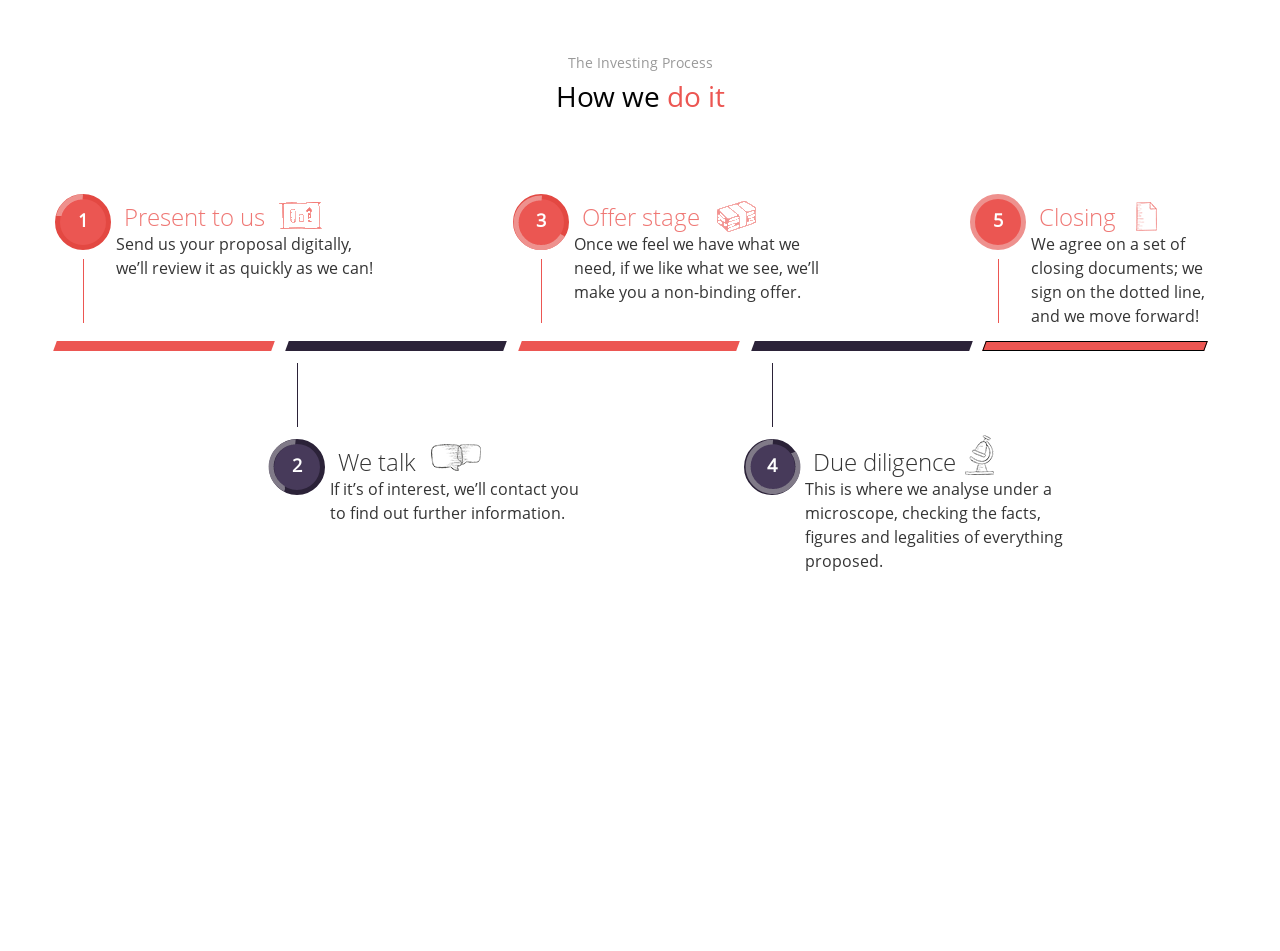
<file: index.html>
<!doctype html>
<html lang="en-US">
<head>
    <meta charset="UTF-8">
    <meta http-equiv="X-UA-Compatible" content="ie=edge">
    <meta name="viewport" content="width=device-width, initial-scale=1">
    <meta name="format-detection" content="telephone=no">
    <meta name="MobileOptimized" content="320">
    <meta name="description" content="">
    <meta name='copyright' content="">
    <meta name="og:title" content="">
    <meta name="og:image" content="">
    <meta name="og:description" content="">
    <meta name="og:email" content="">
    <meta name="og:phone_number" content="+380">
    <meta name="fb:page_id" content="">

    <title>ProjecName</title>

    <!--[if IE]>
    <script src="https://html5shiv.googlecode.com/svn/trunk/html5.js"></script><![endif]-->
    <!--<link href="https://fonts.googleapis.com/css?family=Open+Sans:300,400" rel="stylesheet">-->

    <link rel="stylesheet" href="css/main.css">

</head>
<body>
<!--[if lt IE 9]>
<p class="browserupgrade" style="color: #fff;background: #000;padding: 20px 15px; text-align: center;">You are using an
    <strong>outdated</strong> browser. Please <a href="http://browsehappy.com/">upgrade your browser</a> to improve your
    experience.</p>
<![endif]-->



	<main class="content">
		<section class="process">
			<div class="container">
				<div class="process__invest">The Investing Process</div>
				<div class="process__title">How we <span>do it</span></div>
				
				<div class="process__list">
					<div class="process__list-item">
						<div class="process__list-circle process__list-red ">1</div>
						<div class="process__list-text">
							<div class="process__list-title">Present to us</div>
							<p class="process__list-p">Send us your proposal digitally, we’ll review it as quickly as we can!</p>
						</div>
					</div>
					<div class="process__list-item">
						<div class="process__list-circle process__list-lilac">2</div>
						<div class="process__list-text">
							<div class="process__list-title process__list-title2">We talk</div>
							<p class="process__list-p">If it’s of interest, we’ll contact you to find out further information.</p>
						</div>
					</div>
					<div class="process__list-item">
						<div class="process__list-circle process__list-red">3</div>
						<div class="process__list-text">
							<div class="process__list-title">Offer stage</div>
							<p class="process__list-p">Once we feel we have what we need, if we like what we see, we’ll make you a non-binding offer.</p>
						</div>
					</div>
					<div class="process__list-item">
						<div class="process__list-circle process__list-lilac">4</div>
						<div class="process__list-text">
							<div class="process__list-title process__list-title2">Due diligence</div>
							<p class="process__list-p">This is where we analyse under a microscope, checking the facts, figures and legalities of everything proposed.</p>
						</div>
					</div>
					<div class="process__list-item">
						<div class="process__list-circle process__list-red">5</div>
						<div class="process__list-text">
							<div class="process__list-title">Closing</div>
							<p class="process__list-p">We agree on a set of closing documents; we sign on the dotted line, and we move forward!
							</p>
						</div>
					</div>
				</div>
				
			</div>
		</section>


	</main><!-- MAIN CONTENT [END] -->



	</body>
</html>
</file>
<file: css/main.css>
/*NORMALIZE.CSS*/
/*! normalize.css v3.0.1 | MIT License | git.io/normalize */
/**
 * 1. Prevent iOS text size adjust after orientation change, without disabling
 *    user zoom.
 */
html {
  -ms-text-size-adjust: 100%;
  /* 1 */
  -webkit-text-size-adjust: 100%;
  /* 1 */ }

/**
 * Remove default margin.
 */
body {
  margin: 0; }

/* HTML5 display definitions
   ========================================================================== */
/**
 * Correct `block` display not defined for any HTML5 element in IE 8/9.
 * Correct `block` display not defined for `details` or `summary` in IE 10/11 and Firefox.
 * Correct `block` display not defined for `main` in IE 11.
 */
article,
aside,
details,
figcaption,
figure,
footer,
header,
hgroup,
main,
nav,
section,
summary {
  display: block; }

/**
 * 1. Correct `inline-block` display not defined in IE 8/9.
 * 2. Normalize vertical alignment of `progress` in Chrome, Firefox, and Opera.
 */
audio,
canvas,
progress,
video {
  display: inline-block;
  /* 1 */
  vertical-align: baseline;
  /* 2 */ }

/**
 * Prevent modern browsers from displaying `audio` without controls.
 * Remove excess height in iOS 5 devices.
 */
audio:not([controls]) {
  display: none;
  height: 0; }

/**
 * Address `[hidden]` styling not present in IE 8/9/10.
 * Hide the `template` element in IE 8/9/11, Safari, and Firefox < 22.
 */
[hidden],
template {
  display: none; }

/* Links
   ========================================================================== */
/**
 * Remove the gray background color from active links in IE 10.
 */
a {
  background: transparent; }

/* Text-level semantics
   ========================================================================== */
/**
 * Address styling not present in IE 8/9/10/11, Safari, and Chrome.
 */
abbr[title] {
  border-bottom: 1px dotted; }

/**
 * Address style set to `bolder` in Firefox 4+, Safari, and Chrome.
 */
b,
strong {
  font-weight: bold; }

/**
 * Address styling not present in Safari and Chrome.
 */
dfn {
  font-style: italic; }

/**
 * Address styling not present in IE 8/9.
 */
mark {
  background: #ff0;
  color: #000; }

/**
 * Address inconsistent and variable font size in all browsers.
 */
small {
  font-size: 80%; }

/**
 * Prevent `sub` and `sup` affecting `line-height` in all browsers.
 */
sub,
sup {
  font-size: 75%;
  line-height: 0;
  position: relative;
  vertical-align: baseline; }

sup {
  top: -0.5em; }

sub {
  bottom: -0.25em; }

/* Embedded content
   ========================================================================== */
/**
 * Remove border when inside `a` element in IE 8/9/10.
 */
img {
  border: 0; }

/**
 * Correct overflow not hidden in IE 9/10/11.
 */
svg:not(:root) {
  overflow: hidden; }

/* Grouping content
   ========================================================================== */
/**
 * Address margin not present in IE 8/9 and Safari.
 */
figure {
  margin: 1em 40; }

/**
 * Address differences between Firefox and other browsers.
 */
hr {
  -webkit-box-sizing: content-box;
          box-sizing: content-box;
  height: 0; }

/**
 * Contain overflow in all browsers.
 */
pre {
  overflow: auto; }

/**
 * Address odd `em`-unit font size rendering in all browsers.
 */
code,
kbd,
pre,
samp {
  font-family: monospace, monospace;
  font-size: 1em; }

/* Forms
   ========================================================================== */
/**
 * Known limitation: by default, Chrome and Safari on OS X allow very limited
 * styling of `select`, unless a `border` property is set.
 */
/**
 * 1. Correct color not being inherited.
 *    Known issue: affects color of disabled elements.
 * 2. Correct font properties not being inherited.
 * 3. Address margins set differently in Firefox 4+, Safari, and Chrome.
 */
button,
input,
optgroup,
select,
textarea {
  color: inherit;
  /* 1 */
  font: inherit;
  /* 2 */
  margin: 0;
  /* 3 */ }

/**
 * Address `overflow` set to `hidden` in IE 8/9/10/11.
 */
button {
  overflow: visible; }

/**
 * Address inconsistent `text-transform` inheritance for `button` and `select`.
 * All other form control elements do not inherit `text-transform` values.
 * Correct `button` style inheritance in Firefox, IE 8/9/10/11, and Opera.
 * Correct `select` style inheritance in Firefox.
 */
button,
select {
  text-transform: none; }

/**
 * 1. Avoid the WebKit bug in Android 4.0.* where (2) destroys native `audio`
 *    and `video` controls.
 * 2. Correct inability to style clickable `input` types in iOS.
 * 3. Improve usability and consistency of cursor style between image-type
 *    `input` and others.
 */
button,
html input[type="button"],
input[type="reset"],
input[type="submit"] {
  -webkit-appearance: button;
  /* 2 */
  cursor: pointer;
  /* 3 */ }

/**
 * Re-set default cursor for disabled elements.
 */
button[disabled],
html input[disabled] {
  cursor: default; }

/**
 * Remove inner padding and border in Firefox 4+.
 */
button::-moz-focus-inner,
input::-moz-focus-inner {
  border: 0;
  padding: 0; }

/**
 * Address Firefox 4+ setting `line-height` on `input` using `!important` in
 * the UA stylesheet.
 */
input {
  line-height: normal; }

/**
 * It's recommended that you don't attempt to style these elements.
 * Firefox's implementation doesn't respect box-sizing, padding, or width.
 *
 * 1. Address box sizing set to `content-box` in IE 8/9/10.
 * 2. Remove excess padding in IE 8/9/10.
 */
input[type="checkbox"],
input[type="radio"] {
  -webkit-box-sizing: border-box;
          box-sizing: border-box;
  /* 1 */
  padding: 0;
  /* 2 */ }

/**
 * Fix the cursor style for Chrome's increment/decrement buttons. For certain
 * `font-size` values of the `input`, it causes the cursor style of the
 * decrement button to change from `default` to `text`.
 */
input[type="number"]::-webkit-inner-spin-button,
input[type="number"]::-webkit-outer-spin-button {
  height: auto; }

/**
 * 1. Address `appearance` set to `searchfield` in Safari and Chrome.
 * 2. Address `box-sizing` set to `border-box` in Safari and Chrome
 *    (include `-moz` to future-proof).
 */
input[type="search"] {
  -webkit-appearance: textfield;
  /* 1 */ }

/**
 * Remove inner padding and search cancel button in Safari and Chrome on OS X.
 * Safari (but not Chrome) clips the cancel button when the search input has
 * padding (and `textfield` appearance).
 */
input[type="search"]::-webkit-search-cancel-button,
input[type="search"]::-webkit-search-decoration {
  -webkit-appearance: none; }

/**
 * Define consistent border, margin, and padding.
 */
fieldset {
  border: 1px solid #c0c0c0;
  margin: 0 2px;
  padding: 0.35em 0.625em 0.75em; }

/**
 * 1. Correct `color` not being inherited in IE 8/9/10/11.
 * 2. Remove padding so people aren't caught out if they zero out fieldsets.
 */
legend {
  border: 0;
  /* 1 */
  padding: 0;
  /* 2 */ }

/**
 * Remove default vertical scrollbar in IE 8/9/10/11.
 */
textarea {
  overflow: auto; }

/**
 * Don't inherit the `font-weight` (applied by a rule above).
 * NOTE: the default cannot safely be changed in Chrome and Safari on OS X.
 */
optgroup {
  font-weight: bold; }

/* Tables
   ========================================================================== */
/**
 * Remove most spacing between table cells.
 */
table {
  border-collapse: collapse;
  border-spacing: 0; }

td,
th {
  padding: 0; }

/*NORMALIZE.CSS END*/
/*RESET*/
*,
:focus {
  outline: none; }

body {
  -webkit-fontype-smalloothing: antialiased; }

body,
html {
  height: 100%;
  width: 100%; }

a,
input[type=radio],
input[type=checkbox],
select {
  cursor: pointer; }

select[disabled] {
  cursor: default; }

/*normalization mozila*/
input:-webkit-autofill {
  background-color: transparent; }

/*normalization ie7*/
* + html input[type=checkbox],
* + html input[type=radio] {
  width: 13px;
  height: 13px; }

textarea {
  resize: none;
  vertical-align: top; }

em,
i {
  font-style: italic; }

img {
  vertical-align: top; }

input {
  vertical-align: middle; }

dl,
menu,
ol,
ul {
  margin: 1em 0; }

dd {
  margin: 0 0 0 40px; }

menu,
ol,
ul {
  padding: 0 0 0 40px; }

nav ul,
nav ol {
  list-style: none outside none; }

blockquote,
q {
  quotes: none; }

blockquote:before,
blockquote:after,
q:before,
q:after {
  content: '';
  content: none; }

q {
  quotes: "\201C" "\201D" "\2018" "\2019"; }

:focus {
  -moz-outline: 3px solid #fff !important; }

input[type="radio"]:focus {
  -moz-outline-radius: 12px !important;
  -moz-outline-offset: 0 !important; }

input[type="checkbox"]:focus {
  -moz-outline-offset: -1px !important;
  -moz-outline: 1px solid #000 !important; }

/*fix button click opera old version*/
button:after {
  content: ""; }

del {
  text-decoration: line-through; }

table {
  width: 100%; }

form {
  margin: 0;
  padding: 0; }

input::-ms-clear {
  display: none; }

:-moz-placeholder {
  /* Firefox 18- */
  opacity: 1; }

::-webkit-input-placeholder {
  /* chrome */
  opacity: 1;
  color: inherit; }

::-moz-placeholder {
  /* Firefox 19+ */
  opacity: 1; }

html, body, div, span, applet, object, iframe, h1, h2, h3, h4, h5, h6, p, blockquote, pre, a, abbr, acronym, address, big, cite, code, del, dfn, em, img, ins, kbd, q, s, samp, small, strike, strong, sub, sup, tt, var, b, u, i, center, dl, dt, dd, ol, ul, li, fieldset, form, label, legend, table, caption, tbody, tfoot, thead, tr, th, td, article, aside, canvas, details, embed, figure, figcaption, footer, header, hgroup, menu, nav, output, ruby, section, summary, time, mark, audio, video {
  border: 0 none;
  font: inherit;
  margin: 0;
  padding: 0;
  vertical-align: baseline; }

article, aside, details, figcaption, figure, footer, header, hgroup, menu, nav, section {
  display: block; }

body {
  line-height: 1; }

ol, ul {
  list-style: outside none none; }

blockquote, q {
  quotes: none; }

blockquote::before, blockquote::after, q::before, q::after {
  content: none; }

table {
  border-collapse: collapse;
  border-spacing: 0; }

@font-face {
  font-family: 'Open Sans';
  src: url("../fonts/OpenSans-Regular.woff2") format("woff2"), url("../fonts/OpenSans-Regular.woff") format("woff");
  font-weight: normal;
  font-style: normal; }

@font-face {
  font-family: 'Open Sans';
  src: url("../fonts/OpenSans-Light.woff2") format("woff2"), url("../fonts/OpenSans-Light.woff") format("woff");
  font-weight: 300;
  font-style: normal; }

.clearfix:after {
  content: "";
  display: table;
  clear: both; }

.centered {
  display: table;
  width: 100%;
  height: 100%; }
  .centered > * {
    display: table-cell;
    text-align: center;
    vertical-align: middle; }

body {
  background: #fff;
  color: #030303;
  font-family: "Open Sans", sans-serif, Verdana;
  font-size: 18px;
  font-weight: 400;
  line-height: 24px; }

h1, h2, h3, h4, h5, h6 {
  color: #4c4c4c;
  font-family: "Open Sans", sans-serif, Verdana;
  margin: 0;
  padding: 0; }

h1 {
  font-size: 42px;
  line-height: 48px;
  font-weight: 700; }

h2 {
  font-size: 30px;
  line-height: 38px;
  font-weight: 200; }

h3 {
  font-size: 18px;
  line-height: 24px;
  font-weight: 600; }

h4 {
  font-size: 18px;
  line-height: 25px;
  font-weight: 300; }

h5 {
  font-size: 14px;
  line-height: 20px;
  font-weight: 300; }

h6 {
  font-size: 12px;
  line-height: 1.4; }

p {
  padding: 0 0 24px;
  margin: 0; }

hr {
  overflow: hidden;
  height: 1px;
  background: #e9e9e9;
  border: 0;
  margin: 32px 0; }

q,
blockquote {
  text-align: center;
  display: block;
  font-style: italic; }

strong,
b {
  font-weight: 700; }

a {
  color: #354fc1;
  -webkit-transition: all .3s ease-in-out;
  transition: all .3s ease-in-out;
  text-decoration: none; }
  a.button {
    text-decoration: none; }
    a.button:hover {
      text-decoration: none; }

a:hover {
  text-decoration: none;
  opacity: .8; }

[class*="icon-"] {
  display: inline-block;
  vertical-align: top; }

img[style*="float: left"],
img[style*="float:left"],
img[align="left"] {
  margin: 0 20px 5px 0; }

img[style*="float: right"],
img[style*="float:right"],
img[align="right"] {
  margin: 0 0 5px 20px; }

.static-content .content__main ul li, .default-list li {
  position: relative;
  padding-left: 10px; }
  .static-content .content__main ul li:before, .default-list li:before {
    position: absolute;
    content: '';
    left: 0;
    top: 10px;
    width: 4px;
    height: 4px;
    background: pink;
    border-radius: 50%; }

ol {
  list-style-type: decimal;
  list-style-position: inside;
  counter-reset: item; }
  ol li {
    display: block;
    position: relative; }
    ol li:before {
      content: counters(item, ".") ". ";
      counter-increment: item;
      display: inline;
      vertical-align: top;
      font-weight: 700; }

.upper {
  text-transform: uppercase; }

fieldset {
  display: block;
  text-align: center; }

label {
  display: block; }
  label:hover {
    cursor: pointer; }

input[type="text"],
input[type="password"],
input[type="email"],
input[type="tel"],
input[type="search"],
textarea,
select,
.input {
  background-color: #fff;
  border: 1px solid #bcbcbc;
  color: #030303;
  font-size: 18px;
  line-height: 24px;
  padding: 4px 10px;
  width: 100%;
  display: block;
  -webkit-transition: all .3s ease-in-out;
  transition: all .3s ease-in-out;
  -webkit-appearance: none;
  border-radius: 0; }
  input[type="text"]::-webkit-input-placeholder,
  input[type="password"]::-webkit-input-placeholder,
  input[type="email"]::-webkit-input-placeholder,
  input[type="tel"]::-webkit-input-placeholder,
  input[type="search"]::-webkit-input-placeholder,
  textarea::-webkit-input-placeholder,
  select::-webkit-input-placeholder,
  .input::-webkit-input-placeholder {
    color: #9c9c9c; }
  input[type="text"]:-ms-input-placeholder,
  input[type="password"]:-ms-input-placeholder,
  input[type="email"]:-ms-input-placeholder,
  input[type="tel"]:-ms-input-placeholder,
  input[type="search"]:-ms-input-placeholder,
  textarea:-ms-input-placeholder,
  select:-ms-input-placeholder,
  .input:-ms-input-placeholder {
    color: #9c9c9c; }
  input[type="text"]:focus::-webkit-input-placeholder,
  input[type="password"]:focus::-webkit-input-placeholder,
  input[type="email"]:focus::-webkit-input-placeholder,
  input[type="tel"]:focus::-webkit-input-placeholder,
  input[type="search"]:focus::-webkit-input-placeholder,
  textarea:focus::-webkit-input-placeholder,
  select:focus::-webkit-input-placeholder,
  .input:focus::-webkit-input-placeholder {
    color: transparent; }
  input[type="text"]:focus:-ms-input-placeholder,
  input[type="password"]:focus:-ms-input-placeholder,
  input[type="email"]:focus:-ms-input-placeholder,
  input[type="tel"]:focus:-ms-input-placeholder,
  input[type="search"]:focus:-ms-input-placeholder,
  textarea:focus:-ms-input-placeholder,
  select:focus:-ms-input-placeholder,
  .input:focus:-ms-input-placeholder {
    color: transparent; }
  input[type="text"]:focus::placeholder,
  input[type="password"]:focus::placeholder,
  input[type="email"]:focus::placeholder,
  input[type="tel"]:focus::placeholder,
  input[type="search"]:focus::placeholder,
  textarea:focus::placeholder,
  select:focus::placeholder,
  .input:focus::placeholder {
    color: transparent; }
  input[type="text"]:focus,
  input[type="password"]:focus,
  input[type="email"]:focus,
  input[type="tel"]:focus,
  input[type="search"]:focus,
  textarea:focus,
  select:focus,
  .input:focus {
    border-color: #696969;
    background-color: #fff; }
  input[type="text"].disabled, input[type="text"][disabled="disabled"], input[type="text"][disabled],
  input[type="password"].disabled,
  input[type="password"][disabled="disabled"],
  input[type="password"][disabled],
  input[type="email"].disabled,
  input[type="email"][disabled="disabled"],
  input[type="email"][disabled],
  input[type="tel"].disabled,
  input[type="tel"][disabled="disabled"],
  input[type="tel"][disabled],
  input[type="search"].disabled,
  input[type="search"][disabled="disabled"],
  input[type="search"][disabled],
  textarea.disabled,
  textarea[disabled="disabled"],
  textarea[disabled],
  select.disabled,
  select[disabled="disabled"],
  select[disabled],
  .input.disabled,
  .input[disabled="disabled"],
  .input[disabled] {
    background-color: #f3f3f3; }

textarea {
  height: 150px; }

input[type="file"] {
  display: none; }
  input[type="file"] + label {
    display: block;
    background: #fff;
    font-size: 14px;
    line-height: 24px;
    padding: 25px 15px;
    color: #969696;
    text-align: center;
    border: 1px dashed #c4c4c4;
    -webkit-transition: .2s ease-in-out;
    transition: .2s ease-in-out; }
    input[type="file"] + label:hover {
      border-color: #696969;
      background: #e9e9e9; }

select {
  display: block;
  -webkit-appearance: none;
  -moz-appearance: none;
  appearance: none;
  border-radius: 0;
  -webkit-transition: none;
  transition: none;
  background-position: right 25px center;
  background-repeat: no-repeat;
  background-image: url("../img/sprite/retina/2x/select-down.png");
  background-size: 29px 17px;
  background-color: #fff; }
  select:focus {
    background-image: url("../img/sprite/retina/2x/select-up.png"); }

.ui-front {
  z-index: 9999; }

.ui-selectmenu-button {
  border: 1px solid #939393;
  border-radius: 0;
  background: #f3f3f3;
  color: #282828; }
  .ui-selectmenu-button[aria-expanded="true"] {
    border-bottom-right-radius: 0;
    border-bottom-left-radius: 0;
    border: 1px solid #8e8e8e; }
  .ui-selectmenu-button span.ui-selectmenu-text {
    padding: 10px 15px 9px;
    font-weight: 400;
    font-size: 16px;
    line-height: 24px; }
  .ui-selectmenu-button span.ui-icon-triangle-1-s {
    width: 45px;
    height: 100%;
    right: 0;
    top: 0;
    bottom: 0;
    border-left: 1px solid #939393;
    background: url("../img/icons/slct-open.png") center center no-repeat;
    margin: 0; }

.ui-selectmenu-menu .ui-widget-content {
  border-radius: 0;
  background: #f3f3f3;
  color: #282828; }
  .ui-selectmenu-menu .ui-widget-content .ui-menu-item {
    padding: 10px 15px 9px;
    font-weight: 400;
    font-size: 16px;
    line-height: 24px; }
    .ui-selectmenu-menu .ui-widget-content .ui-menu-item.ui-state-focus {
      border: 0;
      margin: 0;
      font-weight: inherit; }

button,
.btn {
  text-align: center;
  vertical-align: top;
  font-weight: 400;
  font-size: 18px;
  line-height: 24px;
  padding: 7px 20px;
  text-transform: uppercase;
  background: #e22b37;
  color: #fff;
  border: 0;
  border-radius: 0;
  position: relative;
  -webkit-transition: all .3s ease-in-out;
  transition: all .3s ease-in-out;
  width: 100%;
  display: block; }
  button:hover, button.active,
  .btn:hover,
  .btn.active {
    color: #fff;
    background: #af0c17; }
  button:focus,
  .btn:focus {
    position: relative;
    top: 1px; }
  button.disabled, button[disabled="disabled"], button[disabled],
  .btn.disabled,
  .btn[disabled="disabled"],
  .btn[disabled] {
    background: #ccc;
    color: #aaa;
    cursor: not-allowed; }

input[type="checkbox"] {
  position: absolute;
  left: -9999px; }
  input[type="checkbox"] + label {
    display: inline-block;
    vertical-align: top;
    padding: 0 0 0 30px;
    position: relative;
    cursor: pointer;
    font-size: 15px;
    line-height: 24px;
    width: auto !important; }
    input[type="checkbox"] + label:before, input[type="checkbox"] + label:after {
      position: absolute;
      content: ''; }
  input[type="checkbox"]:checked + label:after {
    opacity: 1; }

input[type="radio"] {
  position: absolute;
  left: -9999px; }
  input[type="radio"] + label {
    display: inline-block;
    vertical-align: top;
    padding: 0 0 0 30px;
    position: relative;
    cursor: pointer;
    font-size: 15px;
    line-height: 24px;
    width: auto !important; }
    input[type="radio"] + label:before, input[type="radio"] + label:after {
      position: absolute;
      content: ''; }
  input[type="radio"]:checked + label:after {
    opacity: 1; }

.ui-datepicker {
  width: 242px;
  border-radius: 4px;
  -webkit-box-shadow: 0 0 2px #ccc;
          box-shadow: 0 0 2px #ccc;
  padding: 10px !important;
  display: none; }
  .ui-datepicker .ui-widget-header {
    background: #fff;
    border: 0;
    border-radius: 0;
    padding: 5px 35px 13px; }
    .ui-datepicker .ui-widget-header .ui-datepicker-prev, .ui-datepicker .ui-widget-header .ui-datepicker-next {
      position: absolute;
      font-family: 'mymobstr-pt';
      top: 14px;
      color: #9B9B9B;
      font-size: 24px;
      height: 24px;
      width: 24px; }
      .ui-datepicker .ui-widget-header .ui-datepicker-prev:hover, .ui-datepicker .ui-widget-header .ui-datepicker-next:hover {
        background: #fff;
        border: 0;
        text-decoration: none; }
    .ui-datepicker .ui-widget-header .ui-datepicker-prev {
      left: 10px; }
      .ui-datepicker .ui-widget-header .ui-datepicker-prev:before {
        content: '\e6fe'; }
    .ui-datepicker .ui-widget-header .ui-datepicker-next {
      right: 10px; }
      .ui-datepicker .ui-widget-header .ui-datepicker-next:before {
        content: '\e6ff'; }
    .ui-datepicker .ui-widget-header .ui-datepicker-title {
      color: #333;
      font-size: 14px;
      line-height: 18px;
      font-weight: 600;
      text-align: center;
      text-transform: uppercase; }
  .ui-datepicker .ui-datepicker-calendar {
    margin: 0 -10px;
    padding: 0 10px; }
  .ui-datepicker thead th {
    font-size: 12px;
    line-height: 16px;
    color: #9B9B9B;
    font-weight: 600;
    text-transform: uppercase;
    padding: 0 0 6px; }
  .ui-datepicker tbody tr td .ui-state-default {
    font-size: 12px;
    line-height: 16px;
    font-weight: 600;
    padding: 5px 8px;
    color: #333;
    border: 0;
    background: #fff;
    display: block;
    text-align: center; }
    .ui-datepicker tbody tr td .ui-state-default.ui-state-hover {
      border: 0;
      background: #eee;
      text-decoration: none; }
    .ui-datepicker tbody tr td .ui-state-default.ui-state-highlight {
      color: #fff; }
    .ui-datepicker tbody tr td .ui-state-default.ui-state-active {
      background: #eee;
      text-decoration: none; }

@font-face {
  font-family: 'Open Sans';
  src: url("../fonts/OpenSans-Regular.woff2") format("woff2"), url("../fonts/OpenSans-Regular.woff") format("woff");
  font-weight: normal;
  font-style: normal; }

@font-face {
  font-family: 'Open Sans';
  src: url("../fonts/OpenSans-Light.woff2") format("woff2"), url("../fonts/OpenSans-Light.woff") format("woff");
  font-weight: 300;
  font-style: normal; }

*,
*:before,
*:after {
  -webkit-box-sizing: border-box;
          box-sizing: border-box; }

body {
  height: 100%;
  min-width: 320px; }

.container {
  width: 1170px;
  margin: 0 auto; }
  @media (max-width: 1200px) {
    .container {
      margin: 0 15px;
      width: 97%; } }
  @media (max-width: 767px) {
    .container {
      width: 95%; } }

.process {
  font-family: "Open Sans", sans-serif;
  margin-top: 51px; }
  .process__invest {
    opacity: 0.4;
    color: #030303;
    font-size: 14px;
    font-weight: 400;
    display: block;
    text-align: center; }
    @media (max-width: 1024px) {
      .process__invest {
        text-align: left;
        padding-left: 9%; } }
  .process__title {
    color: #030303;
    font-size: 28px;
    font-weight: 400;
    line-height: 42px;
    display: block;
    text-align: center; }
    @media (max-width: 1024px) {
      .process__title {
        text-align: left;
        padding-left: 9%; } }
    .process__title span {
      color: #ec5652; }
  .process__list {
    margin-top: 77px;
    display: -webkit-box;
    display: -ms-flexbox;
    display: flex;
    -ms-flex-wrap: wrap;
        flex-wrap: wrap; }
    @media (max-width: 1200px) {
      .process__list {
        width: 96%;
        margin: 77px auto 0; } }
    @media (max-width: 1024px) {
      .process__list {
        margin-top: 35px; } }
    .process__list-item {
      display: inline-block;
      width: calc(33.33% - 20px);
      position: relative;
      padding-bottom: 23px; }
      @media (max-width: 1024px) {
        .process__list-item {
          width: 100%;
          padding: 0 0 0 46px;
          margin-bottom: 5%; } }
      .process__list-item:after {
        position: absolute;
        content: '';
        width: calc(100% - 152px);
        height: 10px;
        background: #ec5652;
        bottom: 0;
        left: 0;
        -webkit-transform: skew(-20deg);
            -ms-transform: skew(-20deg);
                transform: skew(-20deg); }
        @media (max-width: 1024px) {
          .process__list-item:after {
            width: 10px;
            height: 130px;
            -webkit-transform: skew(0deg);
                -ms-transform: skew(0deg);
                    transform: skew(0deg);
            -webkit-transform: skewY(-20deg);
                -ms-transform: skewY(-20deg);
                    transform: skewY(-20deg);
            top: -11px; } }
      .process__list-item:last-child .process__list-circle {
        border: 5px solid #ee918e; }
      .process__list-item:nth-child(1) {
        -webkit-box-ordinal-group: 2;
            -ms-flex-order: 1;
                order: 1;
        -webkit-order: 1;
        margin-right: 7.5%; }
      .process__list-item:nth-child(2) {
        -webkit-box-ordinal-group: 5;
            -ms-flex-order: 4;
                order: 4;
        padding-top: 88px;
        padding-bottom: 0;
        margin-left: 18.3%; }
        .process__list-item:nth-child(2):after {
          top: -10px;
          background: #2b2238;
          left: 18px; }
          @media (max-width: 1024px) {
            .process__list-item:nth-child(2):after {
              left: 0; } }
        .process__list-item:nth-child(2):before {
          top: -10px;
          left: 7px; }
        @media (max-width: 1024px) {
          .process__list-item:nth-child(2) {
            -webkit-box-ordinal-group: 3;
                -ms-flex-order: 2;
                    order: 2;
            -webkit-order: 2;
            padding-top: 0;
            margin-left: 0; } }
      .process__list-item:nth-child(3) {
        -webkit-box-ordinal-group: 3;
            -ms-flex-order: 2;
                order: 2;
        -webkit-order: 2;
        margin-right: 7.5%; }
        .process__list-item:nth-child(3):after {
          left: 7px; }
          @media (max-width: 1024px) {
            .process__list-item:nth-child(3):after {
              left: 0;
              top: -8px; } }
        @media (max-width: 1024px) {
          .process__list-item:nth-child(3) {
            -webkit-box-ordinal-group: 4;
                -ms-flex-order: 3;
                    order: 3;
            -webkit-order: 3;
            margin-bottom: 3%; } }
      .process__list-item:nth-child(4) {
        -webkit-box-ordinal-group: 6;
            -ms-flex-order: 5;
                order: 5;
        -webkit-order: 5;
        padding-top: 88px;
        padding-bottom: 0;
        margin-left: 9%; }
        .process__list-item:nth-child(4):after {
          top: -10px;
          background: #2b2238;
          left: 9px; }
          @media (max-width: 1024px) {
            .process__list-item:nth-child(4):after {
              left: 0; } }
        .process__list-item:nth-child(4):before {
          top: -10px; }
        @media (max-width: 1024px) {
          .process__list-item:nth-child(4) {
            -webkit-box-ordinal-group: 5;
                -ms-flex-order: 4;
                    order: 4;
            -webkit-order: 4;
            padding-top: 0;
            margin-left: 0;
            margin-bottom: 3%; } }
      .process__list-item:nth-child(5) {
        -webkit-box-ordinal-group: 4;
            -ms-flex-order: 3;
                order: 3;
        -webkit-order: 3;
        width: 212px;
        padding-bottom: 0; }
        .process__list-item:nth-child(5):after {
          left: 14px;
          border: 1px solid #000;
          width: 221.59px; }
          @media (max-width: 1024px) {
            .process__list-item:nth-child(5):after {
              left: 0;
              width: 10px; } }
        @media (max-width: 1024px) {
          .process__list-item:nth-child(5) {
            -webkit-box-ordinal-group: 6;
                -ms-flex-order: 5;
                    order: 5;
            -webkit-order: 5;
            position: relative;
            right: 0;
            width: 100%; } }
    .process__list-circle {
      width: 56px;
      height: 56px;
      border-radius: 50%;
      padding-top: 9px;
      color: #fff;
      font-weight: bold;
      position: relative;
      display: inline-block;
      vertical-align: top;
      text-align: center; }
    .process__list-red {
      border: 5px solid #e34842;
      background-color: #eb5652; }
    .process__list-lilac {
      border: 5px solid #2b2238;
      background-color: #473a5a; }
    .process__list-text {
      display: inline-block;
      vertical-align: top;
      width: 70%; }
    .process__list-title {
      opacity: 0.8;
      font-weight: 300;
      color: #ec5652;
      font-size: 24px;
      line-height: 30px;
      position: relative;
      margin: 8px 0 0 8px;
      text-align: left;
      display: inline-block; }
      @media (max-width: 767px) {
        .process__list-title {
          font-size: 20px; } }
    .process__list-title2 {
      color: #030303; }
    .process__list-p {
      opacity: 0.8;
      color: #030303;
      font-size: 16px;
      font-weight: 400;
      line-height: 24px; }
      @media (max-width: 1024px) {
        .process__list-p {
          margin-left: 8px; } }

.process__list-item:nth-child(1) .process__list-circle:after {
  position: absolute;
  content: '';
  background: url(../img/shape-1.png) no-repeat;
  width: 29px;
  height: 22px;
  top: -5px;
  left: -4px; }

.process__list-item:nth-child(2) .process__list-circle:after {
  position: absolute;
  content: '';
  background: url(../img/shape-2.png) no-repeat;
  width: 29px;
  height: 53px;
  top: -5px;
  left: -6px; }

.process__list-item:nth-child(3) .process__list-circle:after {
  position: absolute;
  content: '';
  background: url(../img/shape-3.png) no-repeat;
  width: 52px;
  height: 55px;
  top: -4px;
  left: -5px; }

.process__list-item:nth-child(4) .process__list-circle:after {
  position: absolute;
  content: '';
  background: url(../img/shape-4.png) no-repeat;
  width: 56px;
  height: 55px;
  top: -10.1%;
  left: -10%; }

.process__list-item:nth-child(1) .process__list-title:after {
  position: absolute;
  content: '';
  width: 45px;
  height: 30px;
  background: url("../img/icon_1.png") no-repeat;
  top: -2px;
  right: -58px; }

.process__list-item:nth-child(2) .process__list-title:after {
  position: absolute;
  content: '';
  width: 50px;
  height: 27px;
  background: url("../img/icon_2.png") no-repeat;
  top: -3px;
  right: -65px; }

.process__list-item:nth-child(3) .process__list-title:after {
  position: absolute;
  content: '';
  width: 42px;
  height: 34px;
  background: url("../img/icon_3.png") no-repeat;
  top: -2px;
  right: -58px; }

.process__list-item:nth-child(4) .process__list-title:after {
  position: absolute;
  content: '';
  width: 29px;
  height: 40px;
  background: url("../img/icon_4.png") no-repeat;
  top: -12px;
  right: -38px; }

.process__list-item:nth-child(5) .process__list-title:after {
  position: absolute;
  content: '';
  width: 21px;
  height: 29px;
  background: url("../img/icon_5.png") no-repeat;
  top: 0;
  right: -41px; }

.process__list-item:nth-child(odd) .process__list-circle:before {
  position: absolute;
  content: '';
  width: 1px;
  height: 64px;
  background-color: #ec5652;
  top: 130%;
  left: 50%; }
  @media (max-width: 1024px) {
    .process__list-item:nth-child(odd) .process__list-circle:before {
      width: 14px;
      height: 1px;
      top: 50%;
      left: -64%; } }

.process__list-item:nth-child(even) .process__list-circle:before {
  position: absolute;
  content: '';
  width: 1px;
  height: 64px;
  background-color: #2b2238;
  top: -177%;
  left: 50%; }
  @media (max-width: 1024px) {
    .process__list-item:nth-child(even) .process__list-circle:before {
      width: 14px;
      height: 1px;
      top: 50%;
      left: -64%; } }

.process__list-item:nth-child(5) .process__list-p {
  position: absolute;
  width: 255px; }
  @media (max-width: 1310px) {
    .process__list-item:nth-child(5) .process__list-p {
      width: 200px; } }
  @media (max-width: 1200px) {
    .process__list-item:nth-child(5) .process__list-p {
      width: 187px; } }
  @media (max-width: 1024px) {
    .process__list-item:nth-child(5) .process__list-p {
      width: 100%;
      position: relative; } }
</file>
